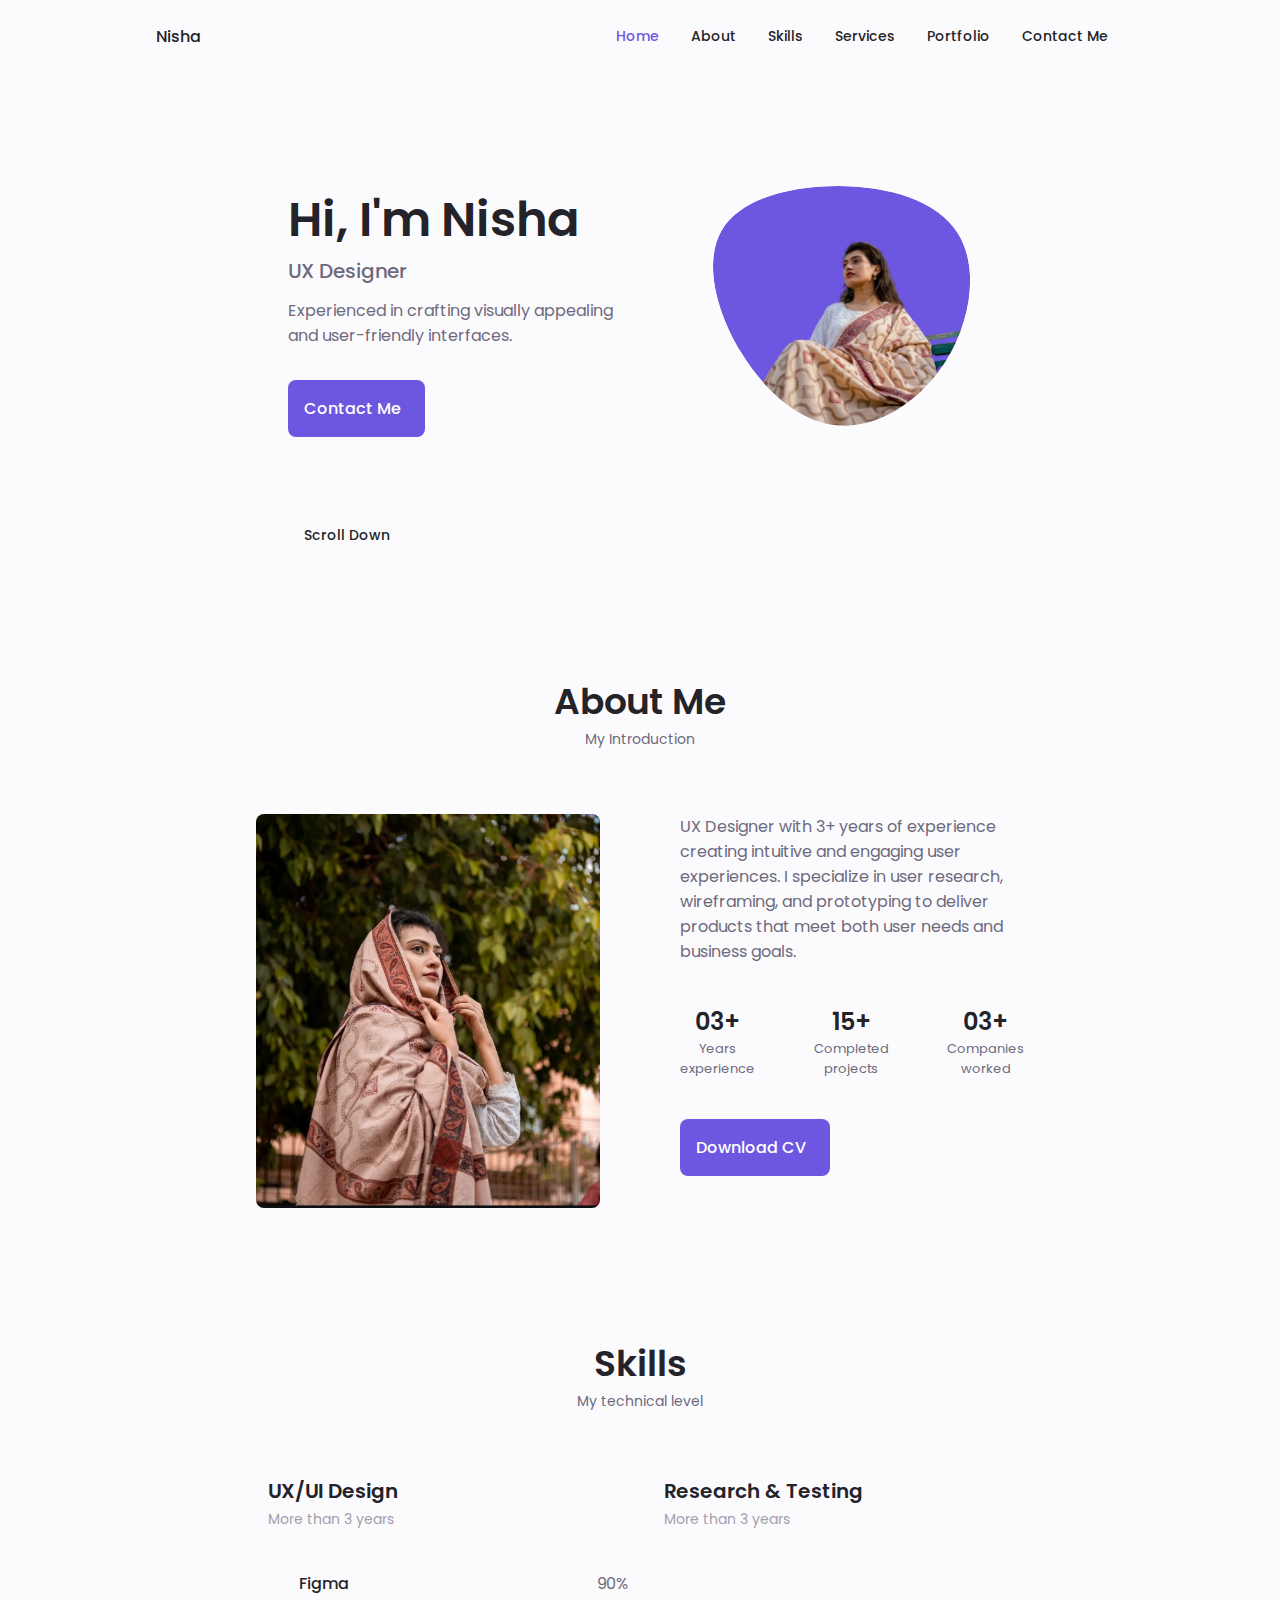
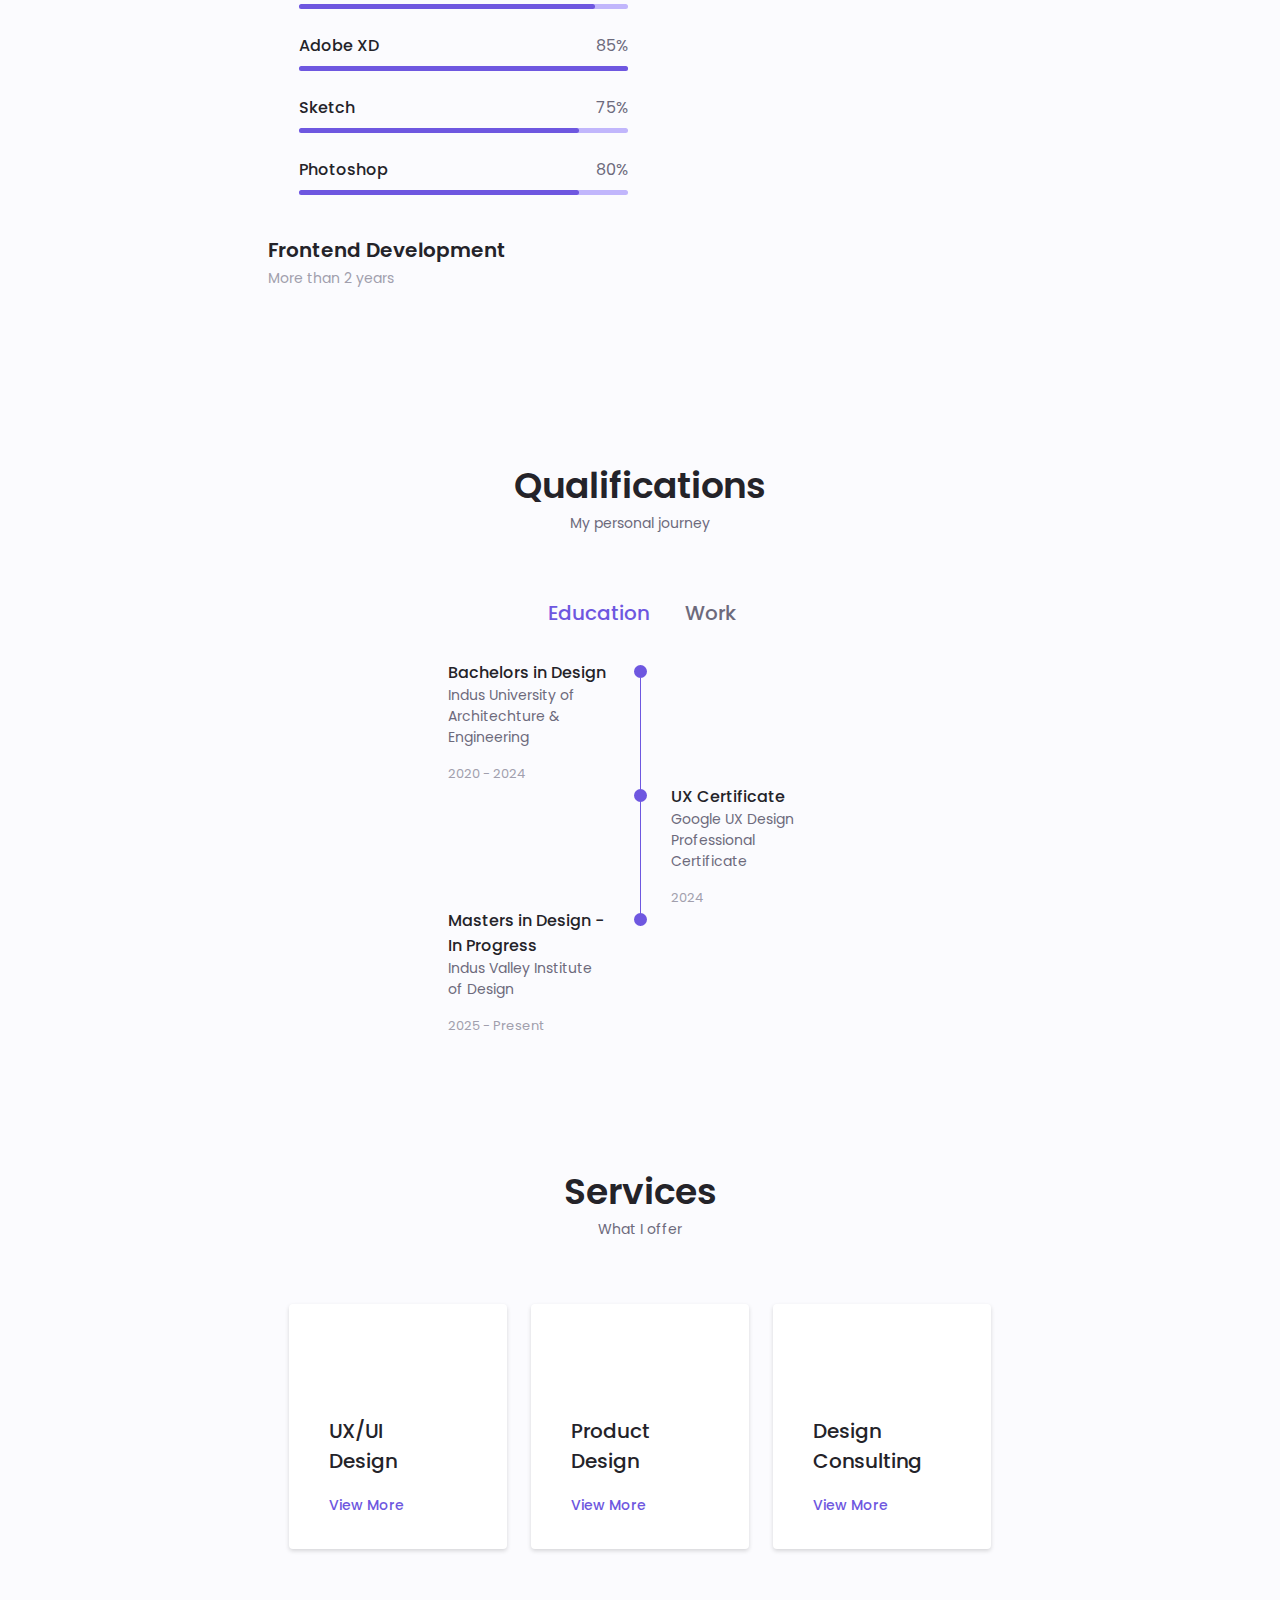
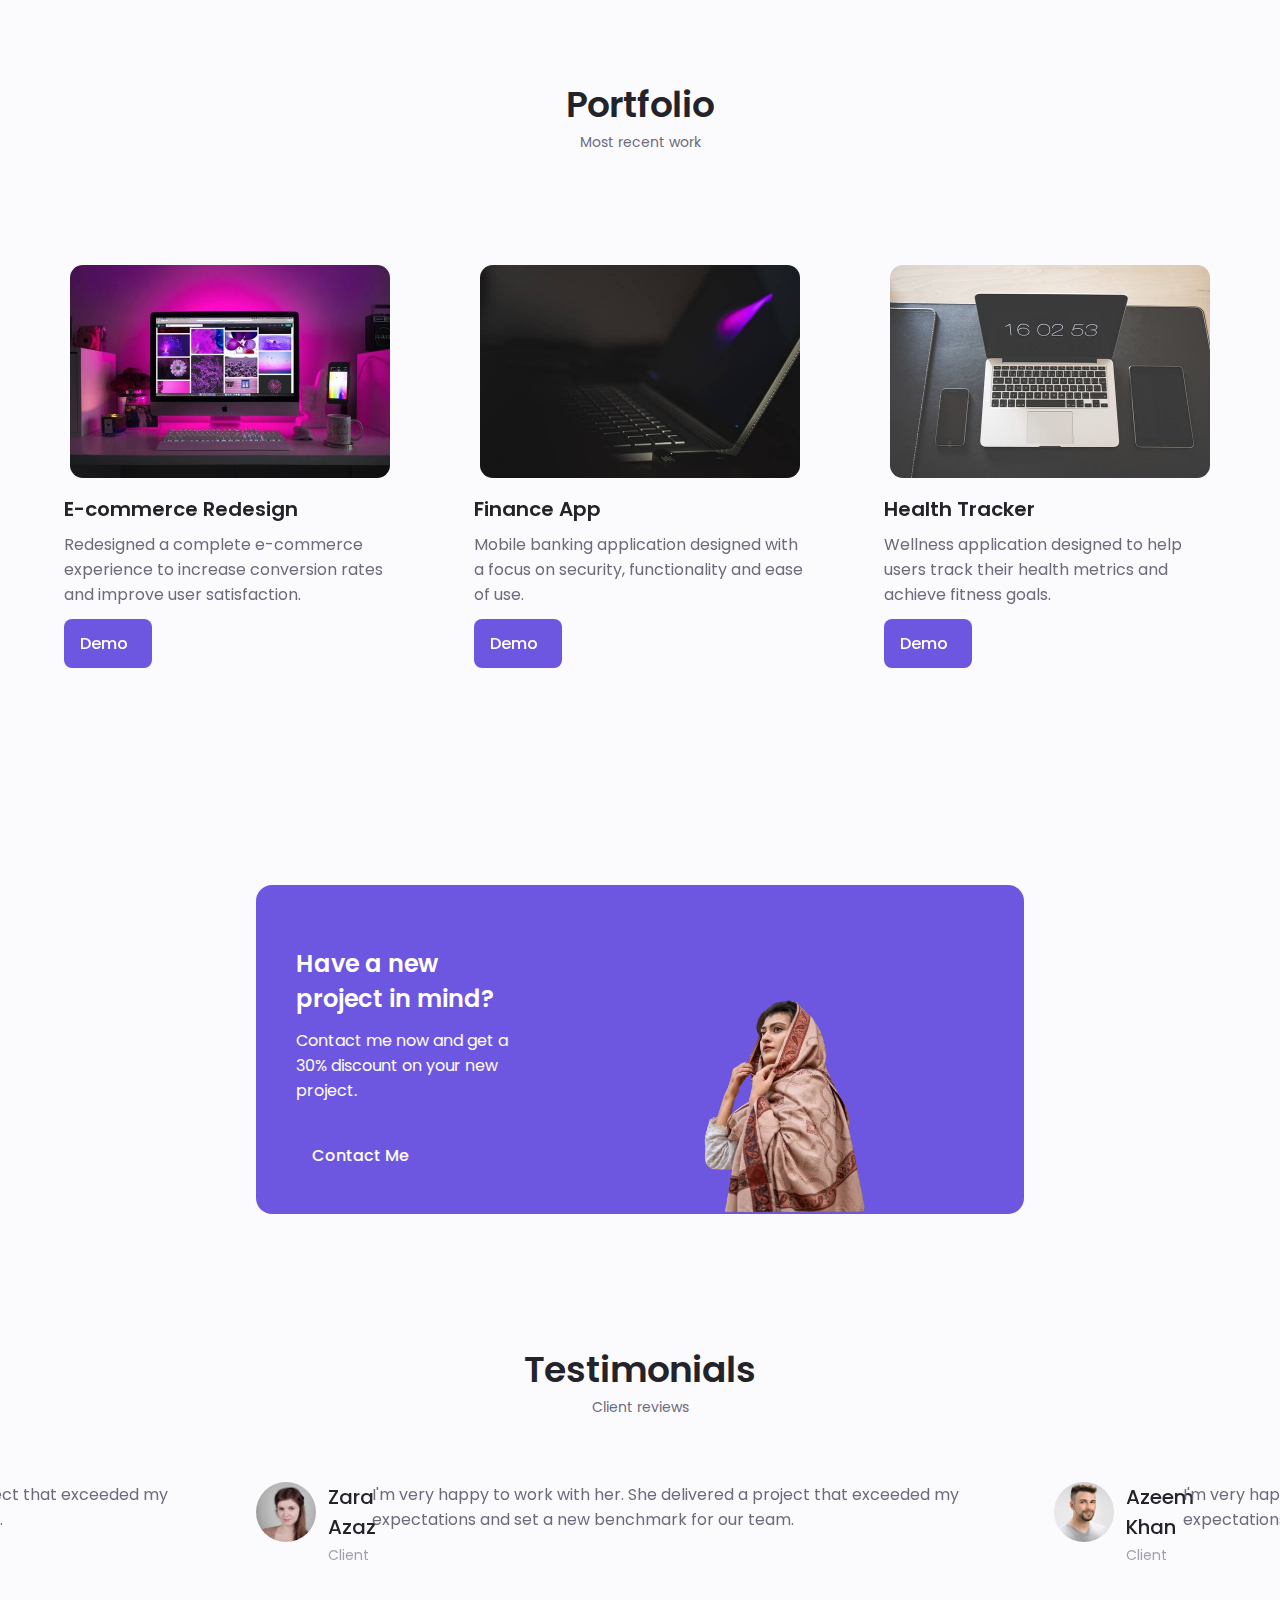
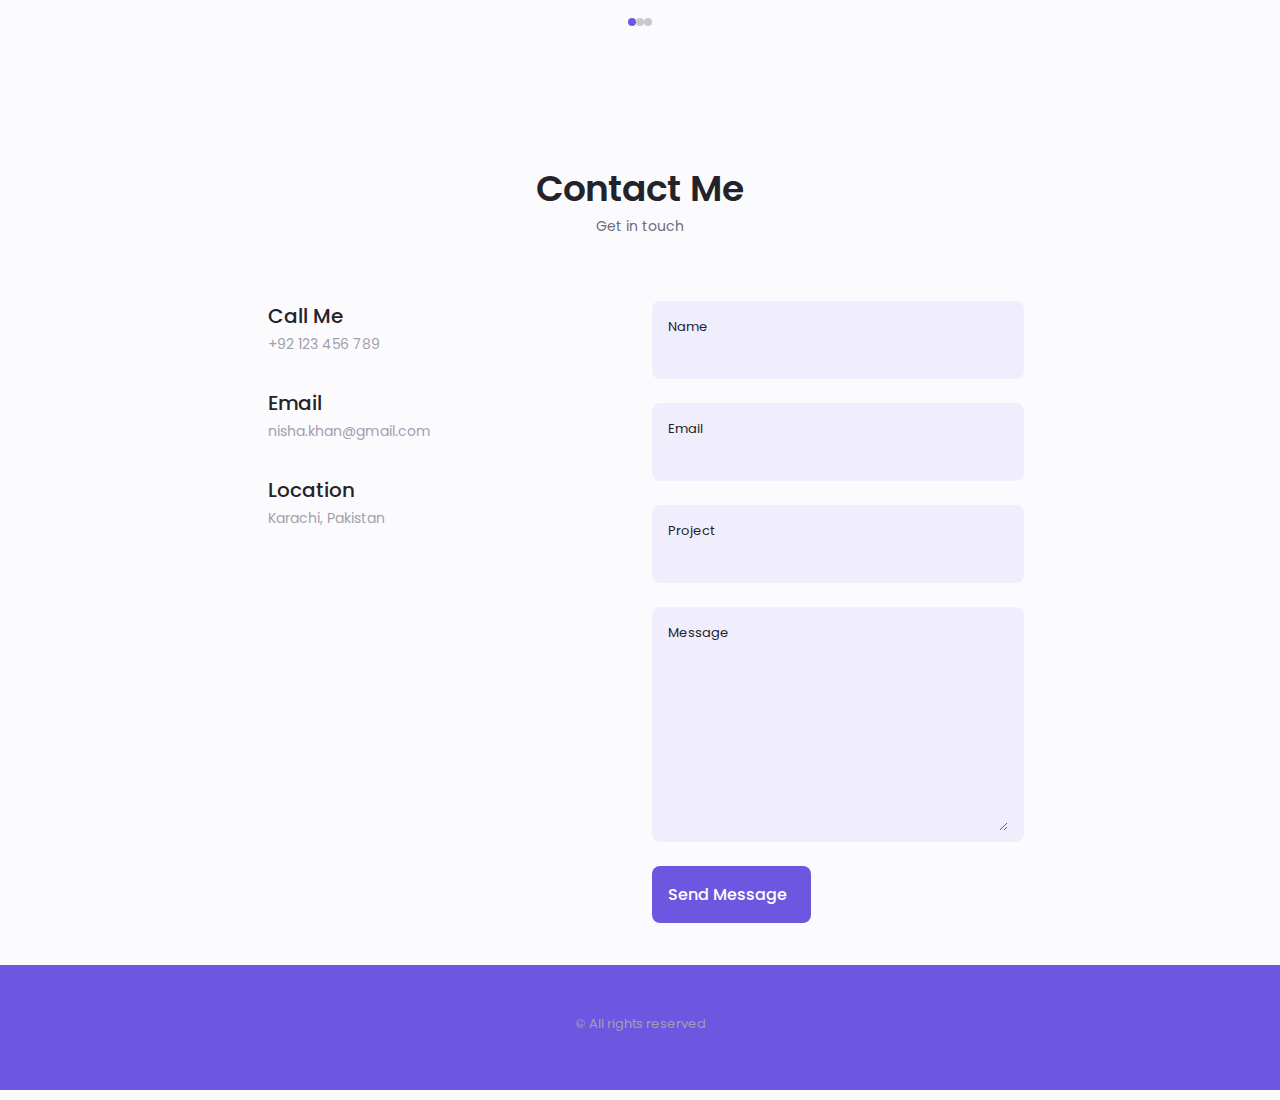
<file: index.html>
<!DOCTYPE html>
<html lang="en">
<head>
    <meta charset="UTF-8">
    <meta name="viewport" content="width=device-width, initial-scale=1.0">

    <!--==================== UNICONS ====================-->
    <link rel="stylesheet" href="https://unicons.iconscout.com/release/v4.0.8/css/line.css">
    
    <!--==================== SWIPER CSS ====================-->
    <link rel="stylesheet" href="https://cdn.jsdelivr.net/npm/swiper@8/swiper-bundle.min.css">
    
    <!--==================== CSS ====================-->
    <link rel="stylesheet" href="styles.css">
    
    <!--==================== SWIPER JS ====================-->
    <script src="https://cdn.jsdelivr.net/npm/swiper@8/swiper-bundle.min.js"></script>
    


    <title>Nisha Khan | UX Designer</title>
</head>
<body>
    <!--==================== HEADER ====================-->
    <header class="header" id="header">
        <nav class="nav container">
            <a href="#" class="nav__logo">Nisha</a>

            <div class="nav__menu" id="nav-menu">
                <ul class="nav__list grid">
                    <li class="nav__item">
                        <a href="#home" class="nav__link active-link">
                            <i class="uil uil-estate nav__icon"></i> Home
                        </a>
                    </li>
                    <li class="nav__item">
                        <a href="#about" class="nav__link">
                         <i class="uil uil-user nav__icon"></i> About
                        </a>
                    </li>
                    <li class="nav__item">
                        <a href="#skills" class="nav__link">
                         <i class="uil uil-file-alt nav__icon"></i> Skills
                        </a>
                    </li>
                    <li class="nav__item">
                        <a href="#services" class="nav__link">
                         <i class="uil uil-briefcase-alt nav__icon"></i> Services
                        </a>
                    </li>
                    <li class="nav__item">
                        <a href="#portfolio" class="nav__link">
                         <i class="uil uil-scenery nav__icon"></i> Portfolio
                        </a>
                    </li>
                    <li class="nav__item">
                        <a href="#contact" class="nav__link">
                         <i class="uil uil-message nav__icon"></i> Contact Me
                        </a>
                    </li>
                </ul>
                <i class="uil uil-times nav__close" id="nav-close"></i>
           </div>
           
           <div class="nav__btns">
             <!-- Theme change button -->
             <i class="uil uil-moon change-theme" id="theme-button"></i>

             <div class="nav__toggle" id="nav-toggle">
                <i class="uil uil-apps"></i>
             </div>
           </div>
        </nav>
    </header>

    <!--==================== MAIN ====================-->
    <main class="main">
        <!--==================== HOME ====================-->
        <section class="home section" id="home">
            <div class="home__container container grid">
                <div class="home__content grid">
                    <div class="home__social">
                        <a href="https://www.instagram.com/" target="_blank" class="home__social-icon">
                         <i class="uil uil-instagram"></i>
                        </a>

                        <a href="https://facebook.com/" target="_blank" class="home__social-icon">
                        <i class="uil uil-facebook-f"></i>
                        </a>

                        <a href="https://linkedin.com/" target="_blank" class="home__social-icon">
                        <i class="uil uil-linkedin-alt"></i>
                        </a>
                    </div>

                    <div class="home__img">
                        <svg class="home__blob" viewBox="0 0 210 188" xmlns="http://www.w3.org/2000/svg" xmlns:xlink="http://www.w3.org/1999/xlink">
                            <mask id="mask0" mask-type="alpha">
                                <path d="M190.312 36.4879C206.582 62.1187 201.309 102.826 182.328 134.186C163.346 165.547 
                                130.807 187.559 100.226 186.353C69.6454 185.297 41.0228 161.023 21.7403 129.362C2.45775 
                                97.8511 -7.48481 59.1033 6.67581 34.5279C20.9871 10.1032 59.7028 -0.149132 97.9666 
                                0.00163737C136.23 0.303176 174.193 10.857 190.312 36.4879Z"/>
                            </mask>
                            <g mask="url(#mask0)">
                                <path d="M190.312 36.4879C206.582 62.1187 201.309 102.826 182.328 134.186C163.346 
                                165.547 130.807 187.559 100.226 186.353C69.6454 185.297 41.0228 161.023 21.7403 
                                129.362C2.45775 97.8511 -7.48481 59.1033 6.67581 34.5279C20.9871 10.1032 59.7028 
                                -0.149132 97.9666 0.00163737C136.23 0.303176 174.193 10.857 190.312 36.4879Z"/>
                                <image class="home__blob-img" x="25" y="-15" href="img\pf2-removebg-preview (2).png"/>
                            </g>
                        </svg>
                    
                    </div>

                    <div class="home__data">
                        <h1 class="home__title">Hi, I'm Nisha</h1>
                        <h3 class="home__subtitle">UX Designer</h3>
                        <p class="home__description">Experienced in crafting visually appealing and user-friendly interfaces.</p>
                        <a href="#contact" class="button button--flex">
                            Contact Me <i class="uil uil-message button__icon"></i>
                        </a>
                    </div>
                </div>
                
                <div class="home__scroll">
                    <a href="#about" class="home__scroll-button button--flex">
                        <i class="uil uil-mouse-alt home__scroll-mouse"></i>
                        <span class="home__scroll-name">Scroll Down</span>
                        <i class="uil uil-arrow-down home__scroll-arrow"></i>
                    </a>
                </div>          
            </div>
        </section>

        <!--==================== ABOUT ====================-->
        <section class="about section" id="about">
            <h2 class="section__title">About Me</h2>
            <span class="section__subtitle">My Introduction</span>

            <div class="about__container container grid">
                <img src="img\pf3.jpg" alt="" class="about__img">

                <div class="about__data">
                    <p class="about__description">
                        UX Designer with 3+ years of experience creating intuitive and engaging user experiences. 
                        I specialize in user research, wireframing, and prototyping to deliver products that meet both user needs and business goals.
                    </p>

                    <div class="about__info">
                        <div>
                            <span class="about__info-title">03+</span>
                            <span class="about__info-name">Years <br> experience</span>
                        </div>

                        <div>
                            <span class="about__info-title">15+</span>
                            <span class="about__info-name">Completed <br> projects</span>
                        </div>

                        <div>
                            <span class="about__info-title">03+</span>
                            <span class="about__info-name">Companies <br> worked</span>
                        </div>
                    </div>

                    <div class="about__buttons">
                        <a download="" href="assets/pdf/Nisha-Cv.pdf" class="button button--flex">
                            Download CV<i class="uil uil-download-alt button__icon"></i>
                        </a>
                    </div>
                </div>
            </div>
        </section>

        <!--==================== SKILLS ====================-->
        <section class="skills section" id="skills">
            <h2 class="section__title">Skills</h2>
            <span class="section__subtitle">My technical level</span>

            <div class="skills__container container grid">
                <div>
                    <!--==================== SKILLS 1 ====================-->
                    <div class="skills__content skills__open">
                        <div class="skills__header">
                            <i class="uil uil-brackets-curly skills__icon"></i>

                            <div>
                                <h1 class="skills__title">UX/UI Design</h1>
                                <span class="skills__subtitle">More than 3 years</span>
                            </div>

                            <i class="uil uil-angle-down skills__arrow"></i>
                        </div>

                        <div class="skills__list grid">
                            <div class="skills__data">
                                <div class="skills__titles">
                                    <h3 class="skills__name">Figma</h3>
                                    <span class="skills__number">90%</span>
                                </div>
                                <div class="skills__bar">
                                    <span class="skills__percentage skills__figma"></span>
                                </div>
                            </div>

                            <div class="skills__data">
                                <div class="skills__titles">
                                    <h3 class="skills__name">Adobe XD</h3>
                                    <span class="skills__number">85%</span>
                                </div>
                                <div class="skills__bar">
                                    <span class="skills__percentage skills__xd"></span>
                                </div>
                            </div>

                            <div class="skills__data">
                                <div class="skills__titles">
                                    <h3 class="skills__name">Sketch</h3>
                                    <span class="skills__number">75%</span>
                                </div>
                                <div class="skills__bar">
                                    <span class="skills__percentage skills__sketch"></span>
                                </div>
                            </div>

                            <div class="skills__data">
                                <div class="skills__titles">
                                    <h3 class="skills__name">Photoshop</h3>
                                    <span class="skills__number">80%</span>
                                </div>
                                <div class="skills__bar">
                                    <span class="skills__percentage skills__photoshop"></span>
                                </div>
                            </div>
                        </div>
                    </div>

                    <!--==================== SKILLS 2 ====================-->
                    <div class="skills__content skills__close">
                        <div class="skills__header">
                            <i class="uil uil-server-network skills__icon"></i>

                            <div>
                                <h1 class="skills__title">Frontend Development</h1>
                                <span class="skills__subtitle">More than 2 years</span>
                            </div>

                            <i class="uil uil-angle-down skills__arrow"></i>
                        </div>

                        <div class="skills__list grid">
                            <div class="skills__data">
                                <div class="skills__titles">
                                    <h3 class="skills__name">HTML</h3>
                                    <span class="skills__number">90%</span>
                                </div>
                                <div class="skills__bar">
                                    <span class="skills__percentage skills__html"></span>
                                </div>
                            </div>

                            <div class="skills__data">
                                <div class="skills__titles">
                                    <h3 class="skills__name">CSS</h3>
                                    <span class="skills__number">80%</span>
                                </div>
                                <div class="skills__bar">
                                    <span class="skills__percentage skills__css"></span>
                                </div>
                            </div>

                            <div class="skills__data">
                                <div class="skills__titles">
                                    <h3 class="skills__name">JavaScript</h3>
                                    <span class="skills__number">60%</span>
                                </div>
                                <div class="skills__bar">
                                    <span class="skills__percentage skills__js"></span>
                                </div>
                            </div>

                            <div class="skills__data">
                                <div class="skills__titles">
                                    <h3 class="skills__name">React</h3>
                                    <span class="skills__number">65%</span>
                                </div>
                                <div class="skills__bar">
                                    <span class="skills__percentage skills__react"></span>
                                </div>
                            </div>
                        </div>
                    </div>
                </div>

                <div>
                    <!--==================== SKILLS 3 ====================-->
                    <div class="skills__content skills__close">
                        <div class="skills__header">
                            <i class="uil uil-swatchbook skills__icon"></i>

                            <div>
                                <h1 class="skills__title">Research & Testing</h1>
                                <span class="skills__subtitle">More than 3 years</span>
                            </div>

                            <i class="uil uil-angle-down skills__arrow"></i>
                        </div>

                        <div class="skills__list grid">
                            <div class="skills__data">
                                <div class="skills__titles">
                                    <h3 class="skills__name">User Research</h3>
                                    <span class="skills__number">95%</span>
                                </div>
                                <div class="skills__bar">
                                    <span class="skills__percentage skills__research"></span>
                                </div>
                            </div>

                            <div class="skills__data">
                                <div class="skills__titles">
                                    <h3 class="skills__name">Usability Testing</h3>
                                    <span class="skills__number">85%</span>
                                </div>
                                <div class="skills__bar">
                                    <span class="skills__percentage skills__testing"></span>
                                </div>
                            </div>

                            <div class="skills__data">
                                <div class="skills__titles">
                                    <h3 class="skills__name">Analytics</h3>
                                    <span class="skills__number">70%</span>
                                </div>
                                <div class="skills__bar">
                                    <span class="skills__percentage skills__analytics"></span>
                                </div>
                            </div>
                        </div>
                    </div>
                </div>
            </div>
        </section>

        <!--==================== QUALIFICATION ====================-->
        <section class="qualification section">
            <h2 class="section__title">Qualifications</h2>
            <span class="section__subtitle">My personal journey</span>

            <div class="qualification__container container">
                <div class="qualification__tabs">
                    <div class="qualification__button button--flex qualification__active" data-target="#education">
                        <i class="uil uil-graduation-cap qualification__icon"></i>
                        Education
                    </div>

                    <div class="qualification__button button--flex" data-target="#work">
                        <i class="uil uil-briefcase-alt qualification__icon"></i>
                        Work
                    </div>
                </div>

                <div class="qualification__sections">
                    <!--==================== QUALIFICATION CONTENT 1 ====================-->
                    <div class="qualification__content qualification__active" data-content id="education">
                        <!--==================== QUALIFICATION 1 ====================-->
                        <div class="qualification__data">
                            <div>
                                <h3 class="qualification__title">Bachelors in Design</h3>
                                <span class="qualification__subtitle">Indus University of Architechture & Engineering</span>
                                <div class="qualification__calendar">
                                    <i class="uil uil-calendar-alt"></i>
                                    2020 - 2024
                                </div>
                            </div>

                            <div>
                                <span class="qualification__rounder"></span>
                                <span class="qualification__line"></span>
                            </div>
                        </div>

                        <!--==================== QUALIFICATION 2 ====================-->
                        <div class="qualification__data">
                            <div></div>

                            <div>
                                <span class="qualification__rounder"></span>
                                <span class="qualification__line"></span>
                            </div>

                            <div>
                                <h3 class="qualification__title">UX Certificate</h3>
                                <span class="qualification__subtitle">Google UX Design Professional Certificate</span>
                                <div class="qualification__calendar">
                                    <i class="uil uil-calendar-alt"></i>
                                    2024
                                </div>
                            </div>
                        </div>

                        <!--==================== QUALIFICATION 3 ====================-->
                        <div class="qualification__data">
                            <div>
                                <h3 class="qualification__title">Masters in Design - In Progress</h3>
                                <span class="qualification__subtitle">Indus Valley Institute of Design</span>
                                <div class="qualification__calendar">
                                    <i class="uil uil-calendar-alt"></i>
                                    2025 - Present
                                </div>
                            </div>

                            <div>
                                <span class="qualification__rounder"></span>
                            </div>
                        </div>
                    </div>

                    <!--==================== QUALIFICATION CONTENT 2 ====================-->
                    <div class="qualification__content" data-content id="work">
                        <!--==================== QUALIFICATION 1 ====================-->
                        <div class="qualification__data">
                            <div>
                                <h3 class="qualification__title">Intern UX Designer</h3>
                                <span class="qualification__subtitle">TechStart Inc.</span>
                                <div class="qualification__calendar">
                                    <i class="uil uil-calendar-alt"></i>
                                    2020 - 2021
                                </div>
                            </div>

                            <div>
                                <span class="qualification__rounder"></span>
                                <span class="qualification__line"></span>
                            </div>
                        </div>

                        <!--==================== QUALIFICATION 2 ====================-->
                        <div class="qualification__data">
                            <div></div>

                            <div>
                                <span class="qualification__rounder"></span>
                                <span class="qualification__line"></span>
                            </div>

                            <div>
                                <h3 class="qualification__title">Junior UX/UI Designer</h3>
                                <span class="qualification__subtitle">DesignHub Agency</span>
                                <div class="qualification__calendar">
                                    <i class="uil uil-calendar-alt"></i>
                                    2021 - 2023
                                </div>
                            </div>
                        </div>

                        <!--==================== QUALIFICATION 3 ====================-->
                        <div class="qualification__data">
                            <div>
                                <h3 class="qualification__title">UX Designer</h3>
                                <span class="qualification__subtitle">GlobalTech</span>
                                <div class="qualification__calendar">
                                    <i class="uil uil-calendar-alt"></i>
                                    2023 - Present
                                </div>
                            </div>

                            <div>
                                <span class="qualification__rounder"></span>
                            </div>
                        </div>
                    </div>
                </div>
            </div>
        </section>

        <!--==================== SERVICES ====================-->
        <section class="services section" id="services">
            <h2 class="section__title">Services</h2>
            <span class="section__subtitle">What I offer</span>

            <div class="services__container container grid">
                <!--==================== SERVICES 1 ====================-->
                <div class="services__content">
                    <div>
                        <i class="uil uil-web-grid services__icon"></i>
                        <h3 class="services__title">UX/UI <br> Design</h3>
                    </div>

                    <span class="button button--flex button--small button--link services__button">
                        View More
                        <i class="uil uil-arrow-right button__icon"></i>
                    </span>

                    <div class="services__modal">
                        <div class="services__modal-content">
                            <h4 class="services__modal-title">UX/UI <br> Design</h4>
                            <i class="uil uil-times services__modal-close"></i>

                            <ul class="services__modal-services grid">
                                <li class="services__modal-service">
                                    <i class="uil uil-check-circle services__modal-icon"></i>
                                    <p>User research and persona development</p>
                                </li>
                                <li class="services__modal-service">
                                    <i class="uil uil-check-circle services__modal-icon"></i>
                                    <p>Wireframing and prototyping</p>
                                </li>
                                <li class="services__modal-service">
                                    <i class="uil uil-check-circle services__modal-icon"></i>
                                    <p>Interaction design</p>
                                </li>
                                <li class="services__modal-service">
                                    <i class="uil uil-check-circle services__modal-icon"></i>
                                    <p>Usability testing</p>
                                </li>
                                <li class="services__modal-service">
                                    <i class="uil uil-check-circle services__modal-icon"></i>
                                    <p>UI design systems</p>
                                </li>
                            </ul>
                        </div>
                    </div>
                </div>

                <!--==================== SERVICES 2 ====================-->
                <div class="services__content">
                    <div>
                        <i class="uil uil-arrow services__icon"></i>
                        <h3 class="services__title">Product <br> Design</h3>
                    </div>

                    <span class="button button--flex button--small button--link services__button">
                        View More
                        <i class="uil uil-arrow-right button__icon"></i>
                    </span>

                    <div class="services__modal">
                        <div class="services__modal-content">
                            <h4 class="services__modal-title">Product <br> Design</h4>
                            <i class="uil uil-times services__modal-close"></i>

                            <ul class="services__modal-services grid">
                                <li class="services__modal-service">
                                    <i class="uil uil-check-circle services__modal-icon"></i>
                                    <p>Product strategy</p>
                                </li>
                                <li class="services__modal-service">
                                    <i class="uil uil-check-circle services__modal-icon"></i>
                                    <p>Market research</p>
                                </li>
                                <li class="services__modal-service">
                                    <i class="uil uil-check-circle services__modal-icon"></i>
                                    <p>Feature ideation and prioritization</p>
                                </li>
                                <li class="services__modal-service">
                                    <i class="uil uil-check-circle services__modal-icon"></i>
                                    <p>Product roadmapping</p>
                                </li>
                                <li class="services__modal-service">
                                    <i class="uil uil-check-circle services__modal-icon"></i>
                                    <p>Product analytics</p>
                                </li>
                            </ul>
                        </div>
                    </div>
                </div>

                <!--==================== SERVICES 3 ====================-->
                <div class="services__content">
                    <div>
                        <i class="uil uil-pen services__icon"></i>
                        <h3 class="services__title">Design <br> Consulting</h3>
                    </div>

                    <span class="button button--flex button--small button--link services__button">
                        View More
                        <i class="uil uil-arrow-right button__icon"></i>
                    </span>

                    <div class="services__modal">
                        <div class="services__modal-content">
                            <h4 class="services__modal-title">Design <br> Consulting</h4>
                            <i class="uil uil-times services__modal-close"></i>

                            <ul class="services__modal-services grid">
                                <li class="services__modal-service">
                                    <i class="uil uil-check-circle services__modal-icon"></i>
                                    <p>Design system creation</p>
                                </li>
                                <li class="services__modal-service">
                                    <i class="uil uil-check-circle services__modal-icon"></i>
                                    <p>UX audits and evaluations</p>
                                </li>
                                <li class="services__modal-service">
                                    <i class="uil uil-check-circle services__modal-icon"></i>
                                    <p>Team training and workshops</p>
                                </li>
                                <li class="services__modal-service">
                                    <i class="uil uil-check-circle services__modal-icon"></i>
                                    <p>Design process implementation</p>
                                </li>
                                <li class="services__modal-service">
                                    <i class="uil uil-check-circle services__modal-icon"></i>
                                    <p>Accessibility consulting</p>
                                </li>
                            </ul>
                        </div>
                    </div>
                </div>
            </div>
        </section>

        

        <!--==================== PORTFOLIO ====================-->
        <section class="portfolio section" id="portfolio">
            <h2 class="section__title">Portfolio</h2>
            <span class="section__subtitle">Most recent work</span>

            <div class="portfolio__container container swiper-container">
                <div class="swiper-wrapper">
                    <!--==================== PORTFOLIO 1 ====================-->
                    <div class="portfolio__content grid swiper-slide">
                        <img src="img/portfolio1.jpg" alt="" class="portfolio__img">

                        <div class="portfolio__data">
                            <h3 class="portfolio__title">E-commerce Redesign</h3>
                            <p class="portfolio__description">Redesigned a complete e-commerce experience to increase conversion rates and improve user satisfaction.</p>
                            <a href="#" class="button button--flex button--small portfolio__button">
                                Demo
                                <i class="uil uil-arrow-right button__icon"></i>
                            </a>
                        </div>
                    </div>

                    <!--==================== PORTFOLIO 2 ====================-->
                    <div class="portfolio__content grid swiper-slide">
                        <img src="img\portfolio2.jpg" alt="" class="portfolio__img">

                        <div class="portfolio__data">
                            <h3 class="portfolio__title">Finance App</h3>
                            <p class="portfolio__description">Mobile banking application designed with a focus on security, functionality and ease of use.</p>
                            <a href="#" class="button button--flex button--small portfolio__button">
                                Demo
                                <i class="uil uil-arrow-right button__icon"></i>
                            </a>
                        </div>
                    </div>

                    <!--==================== PORTFOLIO 3 ====================-->
                    <div class="portfolio__content grid swiper-slide">
                        <img src="img\portfolio3.jpg" alt="" class="portfolio__img">

                        <div class="portfolio__data">
                            <h3 class="portfolio__title">Health Tracker</h3>
                            <p class="portfolio__description">Wellness application designed to help users track their health metrics and achieve fitness goals.</p>
                            <a href="#" class="button button--flex button--small portfolio__button">
                                Demo
                                <i class="uil uil-arrow-right button__icon"></i>
                            </a>
                        </div>
                    </div>
                </div>

                <!-- Add Arrows -->
                <div class="swiper-button-next">
                    <i class="uil uil-angle-right-b swiper-portfolio-icon"></i>
                </div>
                <div class="swiper-button-prev">
                    <i class="uil uil-angle-left-b swiper-portfolio-icon"></i>
                </div>

                <!-- Add Pagination -->
                <div class="swiper-pagination"></div>
            </div>
        </section>
        
        


        <!--==================== PROJECT IN MIND ====================-->
        <section class="project section">
            <div class="project__bg">
                <div class="project__container container grid">
                    <div class="project__data">
                        <h2 class="project__title">Have a new project in mind?</h2>
                        <p class="project__description">Contact me now and get a 30% discount on your new project.</p>
                        <a href="#contact" class="button button--flex button--white">
                            Contact Me
                            <i class="uil uil-message project__icon button__icon"></i>
                        </a>
                    </div>

                    <img src="img\pf3_revert-removebg-preview.png" alt="" class="project__img">
                </div>
            </div>
        </section>

        <!--==================== TESTIMONIAL ====================-->
        <section class="testimonial section">
            <h2 class="section__title">Testimonials</h2>
            <span class="section__subtitle">Client reviews</span>

            <div class="testimonial__container container swiper-container">
                <div class="swiper-wrapper">
                    <!--==================== TESTIMONIAL 1 ====================-->
                    <div class="testimonial__content swiper-slide">
                        <div class="testimonial__data">
                            <div class="testimonial__header">
                                <img src="img\testimonial1.jpg" alt="" class="testimonial__img">

                                <div>
                                    <h3 class="testimonial__name">Zara Azaz</h3>
                                    <span class="testimonial__client">Client</span>
                                </div>
                            </div>
                            <div>
                                <i class="uil uil-star testimonial__icon-star"></i>
                                <i class="uil uil-star testimonial__icon-star"></i>
                                <i class="uil uil-star testimonial__icon-star"></i>
                                <i class="uil uil-star testimonial__icon-star"></i>
                                <i class="uil uil-star testimonial__icon-star"></i>
                            </div>
                        </div>  
                        <p class="testimonial__description">I'm very happy to work with her. She delivered a project that exceeded my expectations and set a new benchmark for our team.</p>
                    </div>

                    <!--==================== TESTIMONIAL 2 ====================-->
                    <div class="testimonial__content swiper-slide">
                        <div class="testimonial__data">
                            <div class="testimonial__header">
                                <img src="img\testimonial2.jpg" alt="" class="testimonial__img">

                                <div>
                                    <h3 class="testimonial__name">Azeem Khan</h3>
                                    <span class="testimonial__client">Client</span>
                                </div>
                            </div>
                            <div>
                                <i class="uil uil-star testimonial__icon-star"></i>
                                <i class="uil uil-star testimonial__icon-star"></i>
                                <i class="uil uil-star testimonial__icon-star"></i> 
                                <i class="uil uil-star testimonial__icon-star"></i>
                                <i class="uil uil-star testimonial__icon-star"></i>
                            </div>
                        </div>  
                        <p class="testimonial__description">I'm very happy to work with her. She delivered a project that exceeded my expectations and set a new benchmark for our team.</p>
                    </div>

                    <!--==================== TESTIMONIAL 3 ====================-->
                    <div class="testimonial__content swiper-slide">
                        <div class="testimonial__data">
                            <div class="testimonial__header">
                                <img src="img\testimonial3.jpg" alt="" class="testimonial__img">

                                <div>
                                    <h3 class="testimonial__name">Ahmer Bilal</h3>
                                    <span class="testimonial__client">Client</span>
                                </div>
                            </div>
                            <div>
                                <i class="uil uil-star testimonial__icon-star"></i>
                                <i class="uil uil-star testimonial__icon-star"></i>
                                <i class="uil uil-star testimonial__icon-star"></i>
                                <i class="uil uil-star testimonial__icon-star"></i>
                                <i class="uil uil-star testimonial__icon-star"></i>
                            </div>
                        </div>  
                        <p class="testimonial__description">I'm very happy to work with her. She delivered a project that exceeded my expectations and set a new benchmark for our team.</p>
                    </div>
                </div>
                <div class="swiper-pagination swiper-pagination-testimonial"></div>
            </div>
        </section>

        <!--==================== CONTACT ME ====================-->
        <section class="contact section" id="contact">
            <h2 class="section__title">Contact Me</h2>
            <span class="section__subtitle">Get in touch</span>

            <div class="contact__container container grid">
                <div>
                    <div class="contact__information">
                        <i class="uil uil-phone contact__icon"></i>

                        <div>
                            <h3 class="contact__title">Call Me</h3>
                            <span class="contact__subtitle">+92 123 456 789</span>
                        </div>
                    </div>

                    <div class="contact__information">
                        <i class="uil uil-envelope contact__icon"></i>

                        <div>
                            <h3 class="contact__title">Email</h3>
                            <span class="contact__subtitle">nisha.khan@gmail.com</span>
                        </div>
                    </div>

                    <div class="contact__information">
                        <i class="uil uil-map-marker contact__icon"></i>

                        <div>
                            <h3 class="contact__title">Location</h3>
                            <span class="contact__subtitle">Karachi, Pakistan</span>
                        </div>
                    </div>
                </div>

                <form action="" class="contact__form grid">
                    <div class="contact__inputs grid">
                        <div class="contact__content">
                            <label for="" class="contact__label">Name</label>
                            <input type="text" class="contact__input">
                        </div>
                        <div class="contact__content">
                            <label for="" class="contact__label">Email</label>
                            <input type="email" class="contact__input">
                        </div>
                    </div>
                    <div class="contact__content">
                        <label for="" class="contact__label">Project</label>
                        <input type="text" class="contact__input">
                    </div>
                    <div class="contact__content">
                        <label for="" class="contact__label">Message</label>
                        <textarea name="" id="" cols="0" rows="7" class="contact__input"></textarea>
                    </div>

                    <div>
                        <a href="#" class="button button--flex">
                            Send Message
                            <i class="uil uil-message button__icon"></i>
                        </a>
                    </div>
                </form>
            </div>
        </section>
    </main>

    <!--==================== FOOTER ====================-->
    <footer class="footer">
        <div class="footer__bg">            
            <div class="footer__social">
                <a href="https://www.facebook.com/" target="_blank" class="footer__social-link">    
                    <i class="uil uil-facebook-f footer__social-icon"></i>
                </a>    

                <a href="https://www.instagram.com/" target="_blank" class="footer__social-link">    
                    <i class="uil uil-instagram footer__social-icon"></i>
                </a>    

                <a href="https://twitter.com/" target="_blank" class="footer__social-link">    
                    <i class="uil uil-twitter-alt footer__social-icon"></i>
                </a>    
            </div>

            <span class="footer__copy">&#169; All rights reserved</span>
        </div>
    </footer>

    <!--==================== SCROLL TOP ====================-->
    <a href="#" class="scrollup" id="scroll-up">
        <i class="uil uil-arrow-up scrollup__icon"></i>
    </a>
    
    <!--==================== SWIPER CSS ====================-->
    <script src="C:\Users\neelk\OneDrive\Desktop\new\swiper-bundle.min.css"></script>

    <!--==================== STYLES CSS ====================-->
    <script src="C:\Users\neelk\OneDrive\Desktop\new\styles.css"></script>

    <!--==================== SWIPER JS ====================-->
    <script src="C:\Users\neelk\OneDrive\Desktop\new\swiper-bundle.min.js"></script>

    <!--==================== MAIN JS ====================-->
    <script src="C:\Users\neelk\OneDrive\Desktop\new\main.js"></script>

    <script src="swiper-bundle.min.js"></script>
    <script src="main.js"></script>

</body>
</file>
<file: styles.css>
/*==================== GOOGLE FONTS ====================*/
@import url("https://fonts.googleapis.com/css2?family=Poppins:wght@400;500;600&display=swap");

/*==================== VARIABLES CSS ====================*/
:root {
    --header-height: 3rem;

    /*========== Colors ==========*/
    /* Change favorite color */
    --hue-color: 250; /*Purple 250 - Green 142 - Blue 230 - Pink 340*/

    /* HSL color mode */
    --first-color: hsl(var(--hue-color), 69%, 61%);
    --first-color-second: hsl(var(--hue-color), 69%, 61%);
    --first-color-alt: hsl(var(--hue-color), 57%, 53%);
    --first-color-lighter: hsl(var(--hue-color), 92%, 85%);
    --title-color: hsl(var(--hue-color), 8%, 15%);
    --text-color: hsl(var(--hue-color), 8%, 45%);
    --text-color-light: hsl(var(--hue-color), 8%, 65%);
    --input-color: hsl(var(--hue-color), 70%, 96%);
    --body-color: hsl(var(--hue-color), 60%, 99%);
    --container-color: #fff;
    --scroll-bar-color: hsl(var(--hue-color), 12%, 90%);
    --scroll-thumb-color: hsl(var(--hue-color), 12%, 80%);

    /*========== Font and typography ==========*/
    --body-font: 'Poppins', sans-serif;

    /* .5rem = 8px, 1rem = 16px, 1.5rem = 24px ... */
    --big-font-size: 2rem;
    --h1-font-size: 1.5rem;
    --h2-font-size: 1.25rem;
    --h3-font-size: 1.125rem;
    --normal-font-size: .938rem;
    --small-font-size: .813rem;
    --smaller-font-size: .75rem;

    /*========== Font weight ==========*/
    --font-medium: 500;
    --font-semi-bold: 600;

    /*========== Margenes Bottom ==========*/
    /* .25rem = 4px, .5rem = 8px, .75rem = 12px ... */
    --mb-0-25: .25rem;
    --mb-0-5: .5rem;
    --mb-0-75: .75rem;
    --mb-1: 1rem;
    --mb-1-5: 1.5rem;
    --mb-2: 2rem;
    --mb-2-5: 2.5rem;
    --mb-3: 3rem;

    /*========== z index ==========*/
    --z-tooltip: 10;
    --z-fixed: 100;
    --z-modal: 1000;
}

/* Font size for large devices */
@media screen and (min-width: 968px) {
    :root {
        --big-font-size: 3rem;
        --h1-font-size: 2.25rem;
        --h2-font-size: 1.5rem;
        --h3-font-size: 1.25rem;
        --normal-font-size: 1rem;
        --small-font-size: .875rem;
        --smaller-font-size: .813rem;
    }
}

/*========== Variables Dark theme ==========*/
body.dark-theme {
    /* HSL color mode */
    --first-color-second: hsl(var(--hue-color), 30%, 8%);
    --title-color: hsl(var(--hue-color), 8%, 95%);
    --text-color: hsl(var(--hue-color), 8%, 75%);
    --input-color: hsl(var(--hue-color), 29%, 16%);
    --body-color: hsl(var(--hue-color), 28%, 12%);
    --container-color: hsl(var(--hue-color), 29%, 16%);
    --scroll-bar-color: hsl(var(--hue-color), 12%, 48%);
    --scroll-thumb-color: hsl(var(--hue-color), 12%, 36%);
}

/*========== Button Dark/Light ==========*/
.nav__btns {
    display: flex;
    align-items: center;
}

.change-theme {
    font-size: 1.25rem;
    color: var(--title-color);
    margin-right: var(--mb-1);
    cursor: pointer;
}

.change-theme:hover {
    color: var(--first-color);
}

/*==================== BASE ====================*/
* {
  box-sizing: border-box;
  padding: 0;
  margin: 0;
}

html {
  scroll-behavior: smooth !important;
}

body {
  margin: 0 0 var(--header-height) 0;
  font-family: var(--body-font);
  font-size: var(--normal-font-size);
  background-color: var(--body-color);
  color: var(--text-color);
}

html, body {
 overflow-x: hidden; /* No horizontal scroll */
 overflow-y: auto; /* Allows vertical scrolling */
}


h1, h2, h3, h4 {
  color: var(--title-color);
  font-weight: var(--font-semi-bold);
}

ul {
  list-style: none;
}

a {
  text-decoration: none;
}

img {
  max-width: 100%;
  height: auto;
}

/*==================== REUSABLE CSS CLASSES ====================*/
.section {
  padding: 2rem 0 4rem;
  transition: ease-in-out;
}


.section__title {
  font-size: var(--h1-font-size);
  color: var(--title-color);
}

.section__subtitle {
  display: block;
  font-size: var(--small-font-size);
  margin-bottom: var(--mb-3);
}

.section__title, 
.section__subtitle {
  text-align: center;
}

/*==================== LAYOUT ====================*/
.container {
  max-width: 768px;
  margin-left: var(--mb-1-5);
  margin-right: var(--mb-1-5);
}

.grid {
  display: grid;
  gap: 1.5rem;
}

.header {
  width: 100%;
  position: fixed;
  top: 0;
  left: 0;
  z-index: var(--z-fixed);
  background-color: var(--body-color);
}

/*==================== NAV ====================*/
.nav{
 max-width: 968px;
 height: var(--header-height);
 display: flex;
 justify-content: space-between;
 align-items: center;
}

.nav__logo, .nav__toggle {
  color: var(--title-color);
  font-weight: var(--font-medium);
}

.nav__logo:hover {
  color: var(--first-color);
}

.nav__toggle {
  font-size: 1.1rem;
  cursor: pointer;
}

.nav__toggle:hover {
  color: var(--first-color);
}

@media screen and (max-width: 767px) {
  .nav__menu {
    position: fixed;
    bottom: -100%;
    left: 0;
    width: 100%;
    background-color: var(--body-color);
    padding: 2rem 1.5rem 4rem;
    box-shadow: 0 -1px 4px rgba(0, 0, 0, .15);
    border-radius: 1.5rem 1.5rem 0 0;
    transition: .3s;
  }
}

.nav__list { 
  grid-template-columns: repeat(3, 1fr);
  gap: 2rem;
}

.nav__link {
  display: flex;
  flex-direction: column;
  align-items: center;
  font-size: var(--small-font-size);
  color: var(--title-color);
  font-weight: var(--font-medium);
}

.nav__link:hover {
  color: var(--first-color);
}

.nav__icon {
  font-size: 1.2rem;
}

.nav__close {
  position: absolute;
  right: 1.3rem;
  bottom: .5rem;
  font-size: 1.5rem;
  cursor: pointer;
  color: var(--first-color);
}

.nav__close:hover {
  color: var(--first-color-alt);
}

/* show menu */
.show-menu {
  bottom: 0;
}

/* Active link */
.active-link {
  color: var(--first-color);
}

/* Change background header */
.scroll-header {
  box-shadow: 0 -1px 4px rgba(0, 0, 0, .15);
}

/*==================== HOME ====================*/
.home__container {
  gap: 1rem;
}

.home__content {
  grid-template-columns: .5fr 3fr;
  padding-top: 3.5rem;
  align-items: center;
}

.home__social {
  display: grid;
  grid-template-columns: max-content;
  row-gap: 1rem;
}

.home__social-icon {
  font-size: 1.25rem;
  color: var(--first-color);
}

.home__social-icon:hover {
  color: var(--first-color-alt);
}

.home__blob {
  width: 200px;
  fill: var(--first-color);
}

.home__blob-img {
  width: 170px;
}

.home__data {
  grid-column: 1/3;
}

.home__title {
  font-size: var(--big-font-size);
}

.home__subtitle {
  font-size: var(--h3-font-size);
  color: var(--text-color);
  font-weight: var(--font-medium);
  margin-bottom: var(--mb-0-75);
}

.home__description {
  margin-bottom: var(--mb-2);
}

.home__scroll {
  display: none;
}

.home__scroll-button {
  color: var(--first-color);
  transition: .3s;
}

.home__scroll-button:hover {
  transform: translateY(.25rem);
}

.home__scroll-mouse {
  font-size: 2rem;
}

.home__scroll-name {
  font-size: var(--small-font-size);
  color: var(--title-color);
  font-weight: var(--font-medium);
  margin-right: var(--mb-0-25);
}

.home__scroll-arrow {
  font-size: 1.25rem;
}

/*==================== BUTTONS ====================*/
.button {
  display: inline-block;
  background-color: var(--first-color);
  color: #FFF;
  padding: 1rem;
  border-radius: .5rem;
  font-weight: var(--font-medium);
}

.button:hover {
  background-color: var(--first-color-alt);
}

.button__icon {
  font-size: 1.25rem;
  margin-left: var(--mb-0-5);
  transition: .3s;
}

.button--flex {
  display: inline-flex;
  align-items: center;
}

.button--small {
  padding: .75rem 1rem;
}

.button--link {
  padding: 0;
  background-color: transparent;
  color: var(--first-color);
}

.button--link:hover {
  background-color: transparent;
  color: var(--first-color-alt);
}

/*==================== ABOUT ====================*/
.about__img {
  width: 200px;
  border-radius: .5rem;
  justify-self: center;
  align-self: center;
}

.about__description {
  text-align: center;
  margin-bottom: var(--mb-2-5);
}

.about__info {
  display: flex;
  justify-content: space-evenly;
  margin-bottom: var(--mb-2-5);
}

.about__info-title {
  font-size: var(--h2-font-size);
  font-weight: var(--font-semi-bold);
  color: var(--title-color);
}

.about__info-name {
  font-size: var(--smaller-font-size);
}

.about__info-title,
.about__info-name {
  display: block;
  text-align: center;
}

.about__buttons {
  display: flex;
  justify-content: center;
}

/*==================== SKILLS ====================*/
.skills__container {
  row-gap: 0;
}

.skills__header {
  display: flex;
  align-items: center;
  margin-bottom: var(--mb-2-5);
  cursor: pointer;
}

.skills__icon,
.skills__arrow {
  font-size: 2rem;
  color: var(--first-color);
}

.skills__icon {
  margin-right: var(--mb-0-75);
}

.skills__title {
  font-size: var(--h3-font-size);
}

.skills__subtitle {
  font-size: var(--small-font-size);
  color: var(--text-color-light);
}

.skills__arrow {
  margin-left: auto;
  transition: .4s;
}

.skills__list {
  row-gap: 1.5rem;
  padding-left: 2.7rem;
}

.skills__titles {
  display: flex;
  justify-content: space-between;
  margin-bottom: var(--mb-0-5);
}

.skills__name {
  font-size: var(--normal-font-size);
  font-weight: var(--font-medium);
}

.skills__bar,
.skills__percentage {
  height: 5px;
  border-radius: .25rem;
}

.skills__bar {
  background-color: var(--first-color-lighter);
}

.skills__percentage {
  display: block;
  background-color: var(--first-color);
}

.skills__html {
  width: 90%;
}

.skills__css {
  width: 80%;
}

.skills__js {
  width: 70%;
}

.skills__react {
  width: 85%;
}

.skills__php {
  width: 80%;
}

.skills__node {
  width: 70%;
}

.skills__firebase {
  width: 90%;
}

.skills__python {
  width: 55%;
}

.skills__figma {
  width: 90%;
}

.skills__sketch {
  width: 85%;
}

.skills__photoshop {
  width: 85%;
}

.skills__close .skills__list {
  height: 0;
  overflow: hidden;
}

.skills__open .skills__list {
  height: max-content;
  margin-bottom: var(--mb-2-5);
}

.skills__open .skills__arrow {
  transform: rotate(-180deg);
}

/*==================== QUALIFICATION ====================*/
.qualification__tabs {
  display: flex;
  justify-content: space-evenly;
  margin-bottom: var(--mb-2);
}

.qualification__button {
  font-size: var(--h3-font-size);
  font-weight: var(--font-medium);
  cursor: pointer;
}

.qualification__button:hover {
  color: var(--first-color);
}

.qualification__icon {
  font-size: 1.8rem;
  margin-right: var(--mb-0-25);
}

.qualification__data {
  display: grid;
  grid-template-columns: 1fr max-content 1fr;
  column-gap: 1.5rem;
}

.qualification__title {
  font-size: var(--normal-font-size);
  font-weight: var(--font-medium);
}

.qualification__subtitle {
  display: inline-block;
  font-size: var(--small-font-size);
  margin-bottom: var(--mb-1);
}

.qualification__calendar {
  font-size: var(--smaller-font-size);
  color: var(--text-color-light);
}

.qualification__rounder {
  display: inline-block;
  width: 13px;
  height: 13px;
  background-color: var(--first-color);
  border-radius: 50%;
}

.qualification__line {
  display: block;
  width: 1px;
  height: 100%;
  background-color: var(--first-color);
  transform: translate(6px, -7px);
}

.qualification [data-content] {
  display: none;
}

.qualification__active[data-content] {
  display: block;
}

.qualification__button.qualification__active {
  color: var(--first-color);
}

/*==================== SERVICES ====================*/
.services__container {
  gap: 1.5rem;
  grid-template-columns: repeat(2, 1fr);
}

.services__content {
  position: relative;
  background-color: var(--container-color);
  padding: 3.5rem .5rem 1.25rem 1.5rem;
  border-radius: .25rem;
  box-shadow: 0 2px 4px rgba(0, 0, 0, .15);
  transition: .3s;
}

.services__content:hover {
  box-shadow: 0 4px 8px rgba(0, 0, 0, .15);
}

.services__icon {
  display: block;
  font-size: 1.5rem;
  color: var(--first-color);
  margin-bottom: var(--mb-1);
}

.services__title {
  font-size: var(--h3-font-size);
  margin-bottom: var(--mb-1);
  font-weight: var(--font-medium);
}

.services__button {
  cursor: pointer;
  font-size: var(--small-font-size);
}

.services__button:hover .button__icon {
  transform: translateX(.25rem);
}

.services__modal {
  position: fixed;
  top: 0;
  left: 0;
  right: 0;
  bottom: 0;
  background-color: rgba(0, 0, 0, .5);
  display: flex;
  align-items: center;
  justify-content: center;
  padding: 0 1rem;
  z-index: var(--z-modal);
  opacity: 0;
  visibility: hidden;
  transition: .3s;
}

.services__modal-content {
  position: relative;
  background-color: var(--container-color);
  padding: 1.5rem;
  border-radius: .5rem;
}

.services__modal-services {
  row-gap: 1rem;
}

.services__modal-service {
  display: flex;
}

.services__modal-title {
  font-size: var(--h3-font-size);
  font-weight: var(--font-medium);
  margin-bottom: var(--mb-1-5);
}

.services__modal-close {
  position: absolute;
  top: 1rem;
  right: 1rem;
  font-size: 1.5rem;
  color: var(--first-color);
  cursor: pointer;
}

.services__modal-icon {
  color: var(--first-color);
  margin-right: var(--mb-0-25);
}

/* Active Modal */
.active-modal {
  opacity: 1;
  visibility: visible;
}

/*==================== PORTFOLIO ====================*/
.portfolio__container {
  overflow: initial;
}

.portfolio__content {
  padding: 0 1.5rem;
  display: flex;
  flex-wrap: wrap;
  align-items: flex-start;
  gap: 1rem;
}

.portfolio__img {
  max-width: 100%;
  height: auto;
  border-radius: 0.8rem;
  float: centre;
  margin: auto;
  display: block;
  margin-left: auto;
  margin-right: auto;
  margin-top: 3rem;
}

.portfolio__title {
  font-size: var(--h3-font-size);
  margin-bottom: var(--mb-0-5);
}

.portfolio__description {
  margin-bottom: var(--mb-0-75);
}

.portfolio__button:hover .button__icon {
  transform: translateX(.25rem);
}

.swiper-button-prev::after,
.swiper-button-next::after {
  content: '';
}

.swiper-portfolio-icon {
  font-size: 2rem;
  color: var(--first-color);
}

.swiper-button-prev {
  left: -.5rem;
}

.swiper-button-next {
  right: -.5rem;
}

.swiper-container-horizontal > .swiper-pagination-bullets {
  bottom: -2.5rem;
}

.swiper-pagination-bullet-active {
  background-color: var(--first-color);
}

.swiper-button-prev,
.swiper-button-next,
.swiper-pagination-bullet {
  outline: none;
}

/*==================== PROJECT IN MIND ====================*/
.project {
  text-align: center;
}

.project__bg {
  background-color: var(--first-color-second);
  padding-top: 3.1rem;
}

.project__title {
  font-size: var(--h2-font-size);
  margin-bottom: var(--mb-0-75);
}

.project__description {
  margin-bottom: var(--mb-1-5);
}

.project__title,
.project__description {
  color: #FFF;
}

 .project__img {
 width: 245px; /* Increase the size */
 height: auto; /* Maintain aspect ratio */
 display: block; /* Remove any inline display properties */
 justify-self: center;
 align-self: center;

}



/*==================== TESTIMONIAL ====================*/
.testimonial__data,
.testimonial__header {
  display: flex;
}

.testimonial__data {
  display: flex;
  justify-content: space-between;
  align-items: center;
  flex-wrap: wrap;
  margin-bottom: var(--mb-1);
  gap: 10px;
}

.testimonial__img {
  width: 60px;
  height: 60px;
  border-radius: 50%;
  margin-right: var(--mb-0-75);
}

.testimonial__name {
  font-size: var(--h3-font-size);
  font-weight: var(--font-medium);
}

.testimonial__client {
  font-size: var(--small-font-size);
  color: var(--text-color-light);
}

.testimonial__description {
  margin-bottom: var(--mb-2-5);
}

.testimonial__icon-star {
  color: var(--first-color);
}

.swiper-container .swiper-pagination-testimonial {
  bottom: 0;
}

/*==================== CONTACT ME ====================*/
.contact__container {
  row-gap: 3rem;
}

.contact__information {
  display: flex;
  margin-bottom: var(--mb-2);
}

.contact__icon {
  font-size: 2rem;
  color: var(--first-color);
  margin-right: var(--mb-0-75);
}

.contact__title {
  font-size: var(--h3-font-size);
  font-weight: var(--font-medium);
}

.contact__subtitle {
  font-size: var(--small-font-size);
  color: var(--text-color-light);
}

.contact__content {
  background-color: var(--input-color);
  border-radius: .5rem;
  padding: .75rem 1rem .25rem;
}

.contact__label {
  font-size: var(--smaller-font-size);
  color: var(--title-color);
}

.contact__input {
  width: 100%;
  background-color: var(--input-color);
  color: var(--text-color);
  font-family: var(--body-font);
  font-size: var(--normal-font-size);
  border: none;
  outline: none;
  padding: .25rem .5rem .5rem 0;
}

/*==================== FOOTER ====================*/
.footer {
  padding-top: 2rem;
  color: white;
  text-align: center;
  padding: 10px 0; /* Reduce padding */
  font-size: 14px; /* Adjust font size */
}

.footer__container {
  row-gap: 3rem;
}

.footer__bg {
  background-color: var(--first-color-second);
  padding: 2rem 0 2rem;
}

.footer__title {
  font-size: var(--h1-font-size);
  margin-bottom: var(--mb-0-25);
}

.footer__subtitle {
  font-size: var(--small-font-size);
}

.footer__links {
  display: flex;
  flex-direction: column;
  row-gap: 1.5rem;
}

.footer__link:hover {
  color: var(--first-color-lighter);
}

.footer__social {
  font-size: 1.25rem;
  margin-right: var(--mb-1-5);
}

.footer__social:hover {
  color: var(--first-color-lighter);
}

.footer__copy {
  font-size: var(--smaller-font-size);
  text-align: center;
  color: var(--text-color-light);
  margin-top: var(--mb-3);
}

.footer__title,
.footer__subtitle,
.footer__link,
.footer__social {
  color: #FFF;
}

/*========== SCROLL UP ==========*/
.scrollup {
  position: fixed;
  right: 1rem;
  bottom: -20%;
  background-color: var(--first-color);
  opacity: .8;
  padding: 0 .3rem;
  border-radius: .4rem;
  z-index: var(--z-tooltip);
  transition: .4s;
}

.scrollup:hover {
  background-color: var(--first-color-alt);
}

.scrollup__icon {
  font-size: 1.5rem;
  color: #FFF;
}

/* Show scroll */
.show-scroll {
  bottom: 5rem;
}

/*========== SCROLL BAR ==========*/
::-webkit-scrollbar {
  width: .60rem;
  background-color: var(--scroll-bar-color);
  border-radius: .5rem;
}

::-webkit-scrollbar-thumb {
  background-color: var(--scroll-thumb-color);
  border-radius: .5rem;
}

::-webkit-scrollbar-thumb:hover {
  background-color: var(--text-color-light);
}

/*==================== MEDIA QUERIES ====================*/
/* For small devices */
@media screen and (max-width: 350px) {
  .container {
      margin-left: var(--mb-1);
      margin-right: var(--mb-1);
  }

  .nav__menu {
      padding: 2rem .25rem 4rem;
  }

  .nav__list {
      column-gap: 0;
  }

  .home__content {
      grid-template-columns: .25fr 3fr;
  }

  .home__blob {
      width: 180px;
  }

  .skills__title {
      font-size: var(--normal-font-size);
  }

  .qualification__data {
      gap: .5rem;
  }

  .services__container {
      grid-template-columns: max-content;
      justify-content: center;
  }

  .services__content {
      padding-right: 3.5rem;
  }

  .services__modal {
      padding: 0 .5rem;
  }

  .project__img {
      width: 200px;
  }

  .testimonial__data,
  .testimonial__header {
      flex-direction: column;
      align-items: center;
  }

  .testimonial__img {
      margin-right: 0;
      margin-bottom: var(--mb-0-25);
  }

  .testimonial__data,
  .testimonial__description {
      text-align: center;
  }
}

/* For medium devices */
@media screen and (min-width: 568px) {
  .home__content {
      grid-template-columns: max-content 1fr 1fr;
  }

  .home__data {
      grid-column: initial;
  }

  .home__img {
      order: 1;
      justify-self: center;
  }

  .about__container,
  .skills__container,
  .portfolio__content,
  .project__container,
  .contact__container,
  .footer__container {
      grid-template-columns: repeat(2, 1fr);
  }

  .qualification__sections {
      display: grid;
      grid-template-columns: .6fr;
      justify-content: center;
  }
}

@media screen and (min-width: 768px) {
  .container {
      margin-left: auto;
      margin-right: auto;
  }

  body {
      margin: 0;
  }

  .section {
      padding: 6rem 0 2rem;
  }

  .section__subtitle {
      margin-bottom: 4rem;
  }

  .header {
      top: 0;
      bottom: initial;
  }

  .header,
  .main,
  .footer__container {
      padding: 0 1rem;
  }

  .nav {
      height: calc(var(--header-height) + 1.5rem);
      column-gap: 1rem;
  }

  .nav__icon,
  .nav__close,
  .nav__toggle {
      display: none;
  }

  .nav__list {
      display: flex;
      column-gap: 2rem;
  }

  .nav__menu {
      margin-left: auto;
  }

  .change-theme {
      margin: 0;
  }

  .home__container {
      row-gap: 5rem;
  }

  .home__content {
      padding-top: 5.5rem;
      column-gap: 2rem;
  }

  .home__blob {
      width: 270px;
  }

  .home__scroll {
      display: block;
  }

  .home__scroll-button {
      margin-left: 3rem;
  }

  .about__container {
      column-gap: 5rem;
  }

  .about__img {
      width: 350px;
  }

  .about__description {
      text-align: initial;
  }

  .about__info {
      justify-content: space-between;
  }

  .about__buttons {
      justify-content: initial;
  }

  .qualification__tabs {
      justify-content: center;
  }

  .qualification__button { 
      margin: 0 var(--mb-1); 
  } 

  .qualification__sections { 
      grid-template-columns: .5fr;   
  }

  .services__container {
      grid-template-columns: repeat(3, 218px);
      justify-content: center; 
  } 

  .services__icon {
      font-size: 2rem; 
  }

  .services__content {
      padding: 6rem 0 2rem 2.5rem; 
  } 

  .services__modal-content {      
      width: 450px; 
  } 

  .portfolio__img {
      width: 320px;
  } 

  .portfolio__content {      
      align-items: center; 
  } 

  .project {
      text-align: initial;
  }

  .project__bg {
      background: none;
  }

  .project__container {
      background-color: var(--first-color-second);
      border-radius: 1rem;
      padding: 3rem 2.5rem 0;
      grid-template-columns: 1fr 2fr; 
      column-gap: 3rem;
  }

  .project__data {
      padding-top: .8rem;
  }

  .footer__container {
      grid-template-columns: repeat(3, 1fr);
  } 

  .footer__bg {
      padding: 3rem 0 3.5rem;
  }

  .footer__links {
      flex-direction: row;
      column-gap: 2rem;
  }

  .footer__socials {
      justify-self: flex-end;
  }

  .footer__copy {
      margin-top: 4.5rem;
  }

  .swiper-slide {
   opacity: 1 !important;
   visibility: visible !important;
   display: flex !important;
}

.portfolio__container {
   overflow: hidden;
   width: 100%;
   max-width: 1200px;
   margin: auto;
}

.swiper-button-next,
.swiper-button-prev {
   color: var(--first-color);
}

.swiper-pagination {
   position: relative;
   margin-top: 15px;
}

}
</file>
